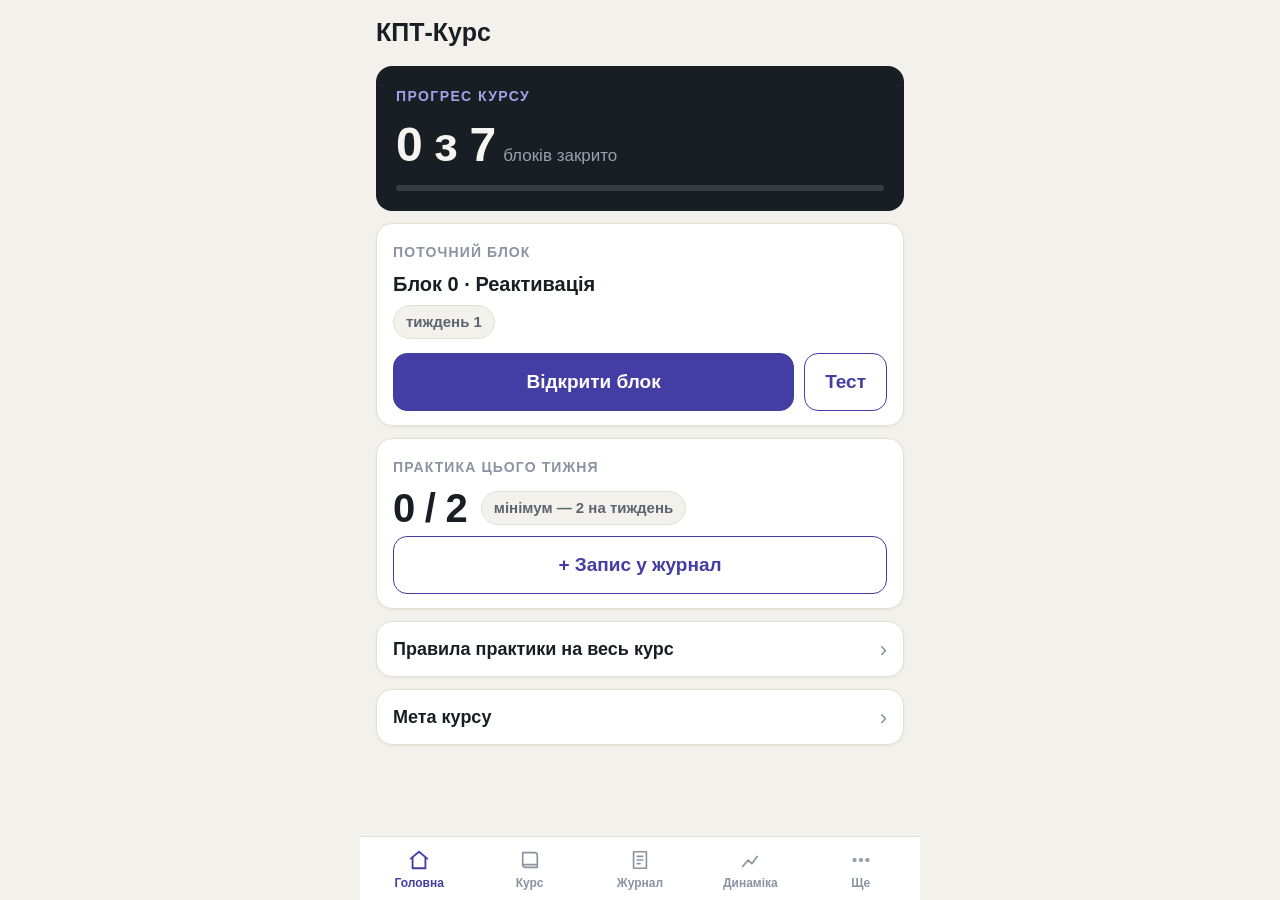
<file: docs/index.html>
<!DOCTYPE html>
<html lang="uk">
<head>
  <meta charset="UTF-8">
  <meta name="viewport" content="width=device-width, initial-scale=1, viewport-fit=cover">
  <title>КПТ-Курс</title>
  <meta name="description" content="Супровід 16-тижневого курсу КПТ (наркологічний профіль): блоки, журнал сесій, тести знань, динаміка CTS-R/MITI.">
  <meta name="theme-color" content="#F3F1EC" media="(prefers-color-scheme: light)">
  <meta name="theme-color" content="#15171C" media="(prefers-color-scheme: dark)">
  <link rel="manifest" href="manifest.webmanifest">
  <link rel="icon" href="icons/icon-192.png">
  <link rel="apple-touch-icon" href="icons/icon-192.png">
  <meta name="apple-mobile-web-app-capable" content="yes">
  <meta name="apple-mobile-web-app-status-bar-style" content="default">
  <meta name="apple-mobile-web-app-title" content="КПТ-Курс">
  <link rel="stylesheet" href="css/style.css">
</head>
<body>
  <div id="app"></div>
  <script src="js/data/course.js"></script>
  <script src="js/data/quiz.js"></script>
  <script src="js/data/quiz-pro.js"></script>
  <script src="js/store.js"></script>
  <script src="js/app.js"></script>
</body>
</html>
</file>
<file: docs/css/style.css>
/* КПТ-Курс — редизайн (липень 2026): теплий паперовий фон, ірисовий акцент,
   «чорнильний» блок питання в тесті (варіант А). Токени — з design/handoff/tokens.css */

:root {
  /* Поверхні */
  --bg: #F3F1EC;
  --card: #FFFFFF;
  --field: #F5F3EE;        /* поля вводу, нотатка всередині картки */
  --ink: #191D24;          /* інвертований блок питання / результату / hero */
  --ink-text: #F6F4EE;
  --ink-muted: #9AA1AC;
  --ink-overline: #A7A2E8;
  --ink-ok: #6EC796;
  --ink-no: #F0A0A0;
  --accent-on-ink: #8B84E8;

  /* Текст */
  --text: #191D24;
  --muted: #5C6470;
  --muted-2: #8A93A0;      /* підписи-лейбли, оверлайни */

  /* Акцент (ірис) */
  --accent: #443DA3;
  --accent-soft: #E9E7FA;
  --on-accent: #FFFFFF;

  /* Семантика */
  --ok: #1E7F4F;       --ok-soft: #DFF2E7;     --ok-border: #BCE3CD;   --ok-text: #14522F;
  --no: #C43D3D;       --no-soft: #FADEDE;     --no-border: #F0C4C4;   --no-text: #7C2626;
  --warn-soft: #FBEFD9;  --warn-border: #EBD9B4;  --warn-text: #8A6A1F;  --warn-body: #4A3F28;

  --checkbox-border: #C8CDD5;
  --border: #E3DFD5;
  --border-subtle: #EEEAE0;

  /* Форма */
  --radius: 14px;
  --radius-lg: 16px;
  --radius-pill: 999px;
  --shadow: 0 1px 3px rgba(25, 29, 36, 0.06);
}

@media (prefers-color-scheme: dark) {
  :root {
    --bg: #15171C;
    --card: #1E2128;
    --field: rgba(255, 255, 255, 0.06);
    --ink: #0F1115;
    --ink-text: #EDEDE6;
    --accent-on-ink: #8B84E8;

    --text: #EDEDE6;
    --muted: #9AA1AC;
    --muted-2: #767E8A;

    --accent: #8B84E8;
    --accent-soft: rgba(139, 132, 232, 0.16);
    --on-accent: #15171C;

    --ok: #8ED9AE;    --ok-soft: rgba(60, 168, 107, 0.14);   --ok-border: rgba(60, 168, 107, 0.35);  --ok-text: #8ED9AE;
    --no: #E06A6A;    --no-soft: rgba(224, 106, 106, 0.14);  --no-border: rgba(224, 106, 106, 0.35); --no-text: #F0A0A0;
    --warn-soft: rgba(217, 164, 65, 0.14);  --warn-border: rgba(217, 164, 65, 0.35);  --warn-text: #D9B96A;  --warn-body: #CBBE9E;

    --checkbox-border: #3A404B;
    --border: #2E323B;
    --border-subtle: #2A2E36;
    --shadow: none;
  }
}

* { box-sizing: border-box; }
html { -webkit-text-size-adjust: 100%; }
body {
  margin: 0;
  font-family: -apple-system, "Segoe UI", Roboto, "Helvetica Neue", Arial, sans-serif;
  background: var(--bg);
  color: var(--text);
  font-size: 19px;
  line-height: 1.5;
  font-variant-numeric: tabular-nums;
}

#app { max-width: 560px; margin: 0 auto; padding-bottom: calc(76px + env(safe-area-inset-bottom)); }

.top {
  position: sticky; top: 0; z-index: 10;
  background: var(--bg);
  padding: calc(14px + env(safe-area-inset-top)) 16px 10px;
  display: flex; align-items: center; gap: 6px;
}
.top h1 { font-size: 25px; font-weight: 750; margin: 0; }
.top .back + h1 { font-size: 21px; line-height: 1.3; }
.back {
  flex: none; width: 40px; height: 40px; margin-left: -12px;
  display: flex; align-items: center; justify-content: center;
  text-decoration: none; color: var(--text);
  font-size: 24px; line-height: 1;
}

/* Шапка тесту: хлібна крихта + лічильник */
.quiz-crumb {
  font-size: 15px; font-weight: 700; letter-spacing: 0.08em;
  text-transform: uppercase; color: var(--muted);
}
.quiz-count { margin-left: auto; font-size: 15px; font-weight: 600; color: var(--muted); }

main { padding: 4px 16px 16px; }

.card {
  background: var(--card);
  border: 1px solid var(--border);
  border-radius: var(--radius-lg);
  box-shadow: var(--shadow);
  padding: 14px 16px;
  margin-bottom: 12px;
}

h2 { font-size: 20px; font-weight: 650; margin: 4px 0 2px; }
h3 { font-size: 19px; font-weight: 650; margin: 0; }
p { margin: 6px 0; }
.small { font-size: 17px; }
.muted { color: var(--muted); }
.center { text-align: center; }
.overline {
  font-size: 14px; text-transform: uppercase; letter-spacing: 0.08em;
  color: var(--muted-2); margin: 4px 0 6px; font-weight: 700;
}

/* Кнопки */
.btn {
  display: inline-flex; align-items: center; justify-content: center;
  background: var(--card);
  border: 1.5px solid var(--border);
  color: var(--text);
  border-radius: var(--radius);
  padding: 12px 16px;
  min-height: 52px;
  font-size: 18px; font-weight: 650;
  text-align: center;
  text-decoration: none;
  cursor: pointer;
  font-family: inherit;
  line-height: 1.2;
}
.btn.primary { background: var(--accent); border-color: var(--accent); color: var(--on-accent); }
.btn.ghost { background: transparent; border-color: var(--accent); color: var(--accent); }
.btn.danger { background: transparent; border-color: var(--no); color: var(--no); }
.btn.ink { background: var(--ink); border-color: var(--ink); color: var(--ink-text); font-size: 17px; }
.btn.wide { display: flex; width: 100%; margin-top: 8px; min-height: 58px; font-size: 19px; }
.btn-row { display: flex; gap: 10px; margin-top: 14px; }
.btn-row .btn { flex: 1; min-height: 58px; font-size: 19px; }
.btn-row .btn.fit { flex: none; padding: 0 20px; }
.link-btn {
  background: none; border: none; color: var(--muted);
  font-size: 16px; font-weight: 600; padding: 8px 4px; cursor: pointer;
  font-family: inherit;
}
.file-btn { display: flex; margin-top: 8px; }

/* Прогрес */
.progress-bar {
  flex: 1; height: 8px; border-radius: var(--radius-pill);
  background: var(--border); overflow: hidden;
}
.progress-bar.slim { height: 4px; margin: 6px 0 20px; }
.progress-bar div { height: 100%; background: var(--accent); border-radius: var(--radius-pill); transition: width 0.3s; }

/* Головна: hero прогресу (чорнильний) */
.hero-ink {
  background: var(--ink);
  border: none;
  border-radius: var(--radius-lg);
  padding: 20px;
  margin-bottom: 12px;
}
.hero-top { display: flex; align-items: baseline; gap: 10px; }
.hero-top .overline { color: var(--ink-overline); letter-spacing: 0.1em; margin: 0; }
.hero-week { margin-left: auto; font-size: 15px; font-weight: 650; color: var(--ink-muted); white-space: nowrap; }
.hero-num-row { display: flex; align-items: baseline; gap: 8px; margin-top: 14px; }
.hero-num { font-size: 48px; font-weight: 800; color: var(--ink-text); line-height: 1; letter-spacing: -0.02em; }
.hero-cap { font-size: 17px; color: var(--ink-muted); }
.hero-bar { margin-top: 16px; height: 6px; background: rgba(246, 244, 238, 0.14); border-radius: var(--radius-pill); overflow: hidden; }
.hero-bar div { height: 100%; background: var(--accent-on-ink); border-radius: var(--radius-pill); transition: width 0.3s; }

/* Головна: практика */
.week-sessions { display: flex; align-items: center; gap: 14px; margin: 10px 0 0; }
.practice-num { font-size: 40px; font-weight: 800; line-height: 1; letter-spacing: -0.02em; }
.practice-num.ok { color: var(--ok); }

/* Головна: повторення */
.repeat-card {
  display: flex; align-items: center; gap: 12px;
  background: var(--warn-soft); border-color: var(--warn-border);
}
.repeat-card .repeat-sub { font-size: 16px; color: var(--warn-body); margin: 2px 0 0; }

/* Блоки */
.block-card {
  display: flex; align-items: center; gap: 12px;
  text-decoration: none; color: inherit;
}
.block-num {
  flex: none; width: 42px; height: 42px; border-radius: 50%;
  background: var(--bg); border: 1px solid var(--border); color: var(--muted);
  display: flex; align-items: center; justify-content: center;
  font-weight: 750; font-size: 18px;
}
.b-done .block-num { background: var(--ok-soft); border-color: var(--ok-border); color: var(--ok); }
.b-cur { border: 2px solid var(--accent); box-shadow: 0 2px 10px rgba(68, 61, 163, 0.12); padding: 13px 15px; }
.b-cur .block-num { background: var(--accent); border-color: var(--accent); color: var(--on-accent); }
.block-info { flex: 1; min-width: 0; }
.block-info h3 { line-height: 1.3; }
.block-info .badges { margin-top: 6px; }

.badges { display: flex; flex-wrap: wrap; gap: 6px; align-items: center; }
.badge {
  display: inline-flex; align-items: center;
  padding: 5px 12px; border-radius: var(--radius-pill);
  background: var(--bg); border: 1px solid var(--border);
  font-size: 15px; font-weight: 650; color: var(--muted);
  white-space: nowrap;
}
.badge.ok { background: var(--ok-soft); border-color: var(--ok-border); color: var(--ok-text); }
.badge.no { background: var(--no-soft); border-color: var(--no-border); color: var(--no-text); }
.badge.accent { background: var(--accent-soft); border-color: transparent; color: var(--accent); }
.badges.sm .badge { font-size: 14px; padding: 4px 10px; }

/* Попереджувальна картка (пастка блоку, стагнація) */
.trap { background: var(--warn-soft); border-color: var(--warn-border); }
.trap .overline { color: var(--warn-text); }
.trap p { color: var(--warn-body); }
.trap-head { display: flex; align-items: center; gap: 8px; }
.trap-head .overline { margin: 0; }
.trap-head svg { color: var(--warn-text); flex: none; }

.done-card { border-color: var(--ok-border); }
.pass-msg.ok { color: var(--ok-text); font-weight: 650; }

/* Чекбокси */
.check-row {
  display: flex; gap: 12px; align-items: center;
  min-height: 54px; padding: 4px 0; font-size: 18px; cursor: pointer;
  margin: 0;
}
.check-row input {
  appearance: none; -webkit-appearance: none;
  width: 26px; height: 26px; margin: 0; flex-shrink: 0;
  border-radius: 8px; border: 1.5px solid var(--checkbox-border);
  background: var(--card);
  cursor: pointer;
}
.check-row input:checked {
  background: var(--ok) url("data:image/svg+xml;utf8,<svg xmlns='http://www.w3.org/2000/svg' viewBox='0 0 24 24' fill='none' stroke='white' stroke-width='3.5' stroke-linecap='round' stroke-linejoin='round'><path d='M20 6 9 17l-5-5'/></svg>") center / 16px no-repeat;
  border-color: var(--ok);
}
.checklist .check-row { border-bottom: 1px solid var(--border-subtle); }
.checklist .check-row:last-of-type { border-bottom: none; }
.checklist .check-row:has(input:checked) span { color: var(--muted-2); text-decoration: line-through; }

/* Форми */
.form label { display: block; margin: 0 0 14px; font-size: 15px; font-weight: 650; color: var(--muted); }
.form label:last-of-type { margin-bottom: 0; }
.form input[type="text"], .form input[type="date"], .form input[type="number"],
.form select, .form textarea {
  display: block; width: 100%; margin-top: 6px;
  min-height: 54px; padding: 12px 14px;
  border: 1.5px solid transparent; border-radius: 12px;
  background: var(--field); color: var(--text);
  font-size: 18px; font-family: inherit; font-weight: 400;
}
.form input:focus-visible, .form select:focus-visible, .form textarea:focus-visible {
  outline: none; background: var(--card);
  border-color: var(--accent); box-shadow: 0 0 0 3px var(--accent-soft);
}
.form .check-row { display: flex; font-weight: 400; color: var(--text); font-size: 18px; margin: 0; }
.form .check-row .session-flag { margin-left: auto; }
.score-row {
  display: flex; align-items: center; justify-content: space-between; gap: 12px;
  min-height: 54px; margin: 0;
  font-size: 18px; font-weight: 400; color: var(--text);
  border-bottom: 1px solid var(--border-subtle);
}
.score-row:last-of-type { border-bottom: none; }
.score-row select {
  width: auto; min-width: 76px; min-height: 44px; padding: 8px 14px;
  display: inline-block; margin: 0; font-weight: 650; flex: none;
}
.miti-grid { display: grid; grid-template-columns: 1fr 1fr; gap: 10px 12px; }
.miti-grid label { margin: 0; }
.form-hint { font-size: 15px; line-height: 1.5; color: var(--muted-2); margin: 10px 0 0; }

/* Тест — варіант А: питання як «чорнильний» блок */
.quiz-q {
  background: var(--ink); color: var(--ink-text);
  border-radius: var(--radius-lg);
  padding: 22px 20px 24px;
  margin: 0 0 20px;
}
.quiz-q-label {
  font-size: 13px; font-weight: 700; letter-spacing: 0.1em;
  text-transform: uppercase; color: var(--ink-overline);
  margin: 0 0 10px;
}
.quiz-q-text {
  font-size: 23px; font-weight: 600; line-height: 1.4;
  margin: 0; text-wrap: pretty;
}

.options { display: flex; flex-direction: column; gap: 10px; margin: 0 0 16px; }
.opt {
  display: flex; gap: 12px; align-items: flex-start;
  text-align: left; padding: 14px 16px; min-height: 58px;
  border: 1.5px solid var(--border); border-radius: var(--radius);
  background: var(--card); color: var(--text);
  font-size: 18px; font-family: inherit; cursor: pointer; line-height: 1.45;
}
.opt:active { border-color: var(--accent); }
.opt-key {
  flex: none; width: 28px; height: 28px; border-radius: 8px;
  background: var(--bg); border: 1px solid var(--border);
  display: flex; align-items: center; justify-content: center;
  font-size: 15px; font-weight: 700; color: var(--muted);
}
.opt-text { padding-top: 2px; }
.opt.right { background: var(--ok-soft); border-color: var(--ok); color: var(--ok-text); font-weight: 550; }
.opt.right .opt-key { background: var(--ok); border-color: var(--ok); color: var(--bg); }
.opt.wrong { background: var(--no-soft); border-color: var(--no); color: var(--no-text); font-weight: 550; }
.opt.wrong .opt-key { background: var(--no); border-color: var(--no); color: var(--bg); }
.opt.dim { opacity: 0.45; }
.opt:disabled { cursor: default; }

.expl {
  background: var(--card); border: 1.5px solid var(--border);
  border-radius: var(--radius); padding: 16px; margin-bottom: 16px;
}
.expl-label {
  font-size: 15px; font-weight: 700; letter-spacing: 0.06em;
  text-transform: uppercase; margin: 0 0 6px;
}
.expl-ok .expl-label { color: var(--ok); }
.expl-no .expl-label { color: var(--no); }
.expl p { margin: 0; font-size: 17px; line-height: 1.5; }

/* Результат тесту */
.result-card {
  background: var(--ink); border-radius: 20px;
  padding: 40px 24px; text-align: center;
  margin: 24px 0;
}
.result-overline {
  font-size: 13px; font-weight: 700; letter-spacing: 0.12em;
  text-transform: uppercase; color: var(--ink-overline);
  margin: 0 0 16px;
}
.result-score {
  font-size: 56px; font-weight: 800; color: var(--ink-text);
  line-height: 1; letter-spacing: -0.02em;
}
.result-pct { font-size: 22px; font-weight: 600; color: var(--ink-text); margin: 12px 0 0; }
.result-pct.ok { color: var(--ink-ok); }
.result-pct.no { color: var(--ink-no); }
.result-note { font-size: 16px; color: var(--ink-muted); margin: 8px 0 0; }

/* Журнал */
.session { padding: 0; overflow: hidden; }
.session-head {
  display: flex; align-items: center; gap: 10px; flex-wrap: wrap;
  padding: 14px 16px;
  border-bottom: 1px solid var(--border-subtle);
}
.session-date { flex: none; font-size: 18px; font-weight: 750; white-space: nowrap; }
.session-flag { margin-left: auto; flex: none; color: var(--no); display: flex; }
.session-grid {
  display: grid; grid-template-columns: 84px 1fr; gap: 6px 12px;
  padding: 12px 16px 0;
  font-size: 17px; line-height: 1.4;
}
.session-label { color: var(--muted-2); font-size: 15px; font-weight: 650; padding-top: 1px; }
.session-chips { display: flex; flex-wrap: wrap; gap: 6px; padding: 12px 16px 0; }
.session-chips + .session-chips { padding-top: 8px; }
.session-note {
  margin: 12px 16px 0;
  background: var(--field); border-radius: 12px;
  padding: 12px 14px;
}
.session-note .overline { margin: 0 0 4px; }
.session-note p { margin: 0; font-size: 17px; line-height: 1.45; }
.session-actions { display: flex; justify-content: flex-end; padding: 4px 16px 10px; }
.session-actions .link-btn { color: var(--no); }
.session-empty { padding: 14px 16px; }

.journal-hint { font-size: 15px; color: var(--muted-2); margin: 8px 2px 14px; }

/* Динаміка */
.stat-head { display: flex; align-items: baseline; gap: 10px; }
.stat-name { font-size: 18px; font-weight: 650; }
.stat-val {
  margin-left: auto; flex: none;
  font-size: 24px; font-weight: 800; letter-spacing: -0.01em;
}
.stat-val.ok { color: var(--ok); }
.stat-val .stat-of { font-size: 16px; font-weight: 650; color: var(--muted-2); }
.trap .stat-val .stat-of { color: var(--warn-text); }
.spark { width: 100%; height: 72px; margin-top: 10px; display: block; }
.spark-line { fill: none; stroke: var(--accent); stroke-width: 2.5; stroke-linecap: round; stroke-linejoin: round; }
.trap .spark-line { stroke: var(--warn-text); }
.spark-target { stroke: var(--checkbox-border); stroke-width: 1.5; stroke-dasharray: 5 5; }
.spark-dot { fill: var(--no); }
.spark-dot.ok { fill: var(--ok); }
.stat-meta { display: flex; justify-content: space-between; font-size: 14px; color: var(--muted-2); margin-top: 4px; }
.miti-row {
  display: flex; align-items: center; gap: 8px;
  min-height: 48px; border-bottom: 1px solid var(--border-subtle);
}
.miti-row:last-of-type { border-bottom: none; }
.miti-date { flex: none; width: 64px; font-size: 16px; font-weight: 650; }

/* Ще / Налаштування */
.danger-card { border-color: var(--no-border); }
.danger-card .overline { color: var(--no); }
.settings-note { font-size: 15px; line-height: 1.5; color: var(--muted-2); margin: 10px 0 0; }

/* Деталі */
.details { padding-top: 0; padding-bottom: 0; }
.details summary {
  list-style: none; display: flex; align-items: center;
  min-height: 54px; font-weight: 650; font-size: 18px; cursor: pointer;
}
.details summary::-webkit-details-marker { display: none; }
.details summary::after {
  content: "›"; margin-left: auto; color: var(--muted-2);
  font-size: 22px; font-weight: 400; transition: transform 0.15s;
}
.details[open] summary::after { transform: rotate(90deg); }
.details > *:last-child:not(summary) { padding-bottom: 4px; }
.rules { padding-left: 20px; font-size: 17px; }
.rules li { margin: 6px 0; }

/* Таббар */
.tabbar {
  position: fixed; bottom: 0; left: 0; right: 0; z-index: 20;
  display: grid; grid-template-columns: repeat(5, 1fr);
  background: var(--card);
  border-top: 1px solid var(--border);
  padding: 6px 4px calc(4px + env(safe-area-inset-bottom));
  max-width: 560px; margin: 0 auto;
}
.tabbar a {
  display: flex; flex-direction: column; align-items: center; gap: 3px;
  padding: 6px 0 4px; text-decoration: none;
  color: var(--muted-2); font-size: 12px; font-weight: 650;
}
.tabbar a.active { color: var(--accent); font-weight: 700; }
.tabbar svg { display: block; }
.tabbar a.active svg { stroke-width: 2; }
</file>
